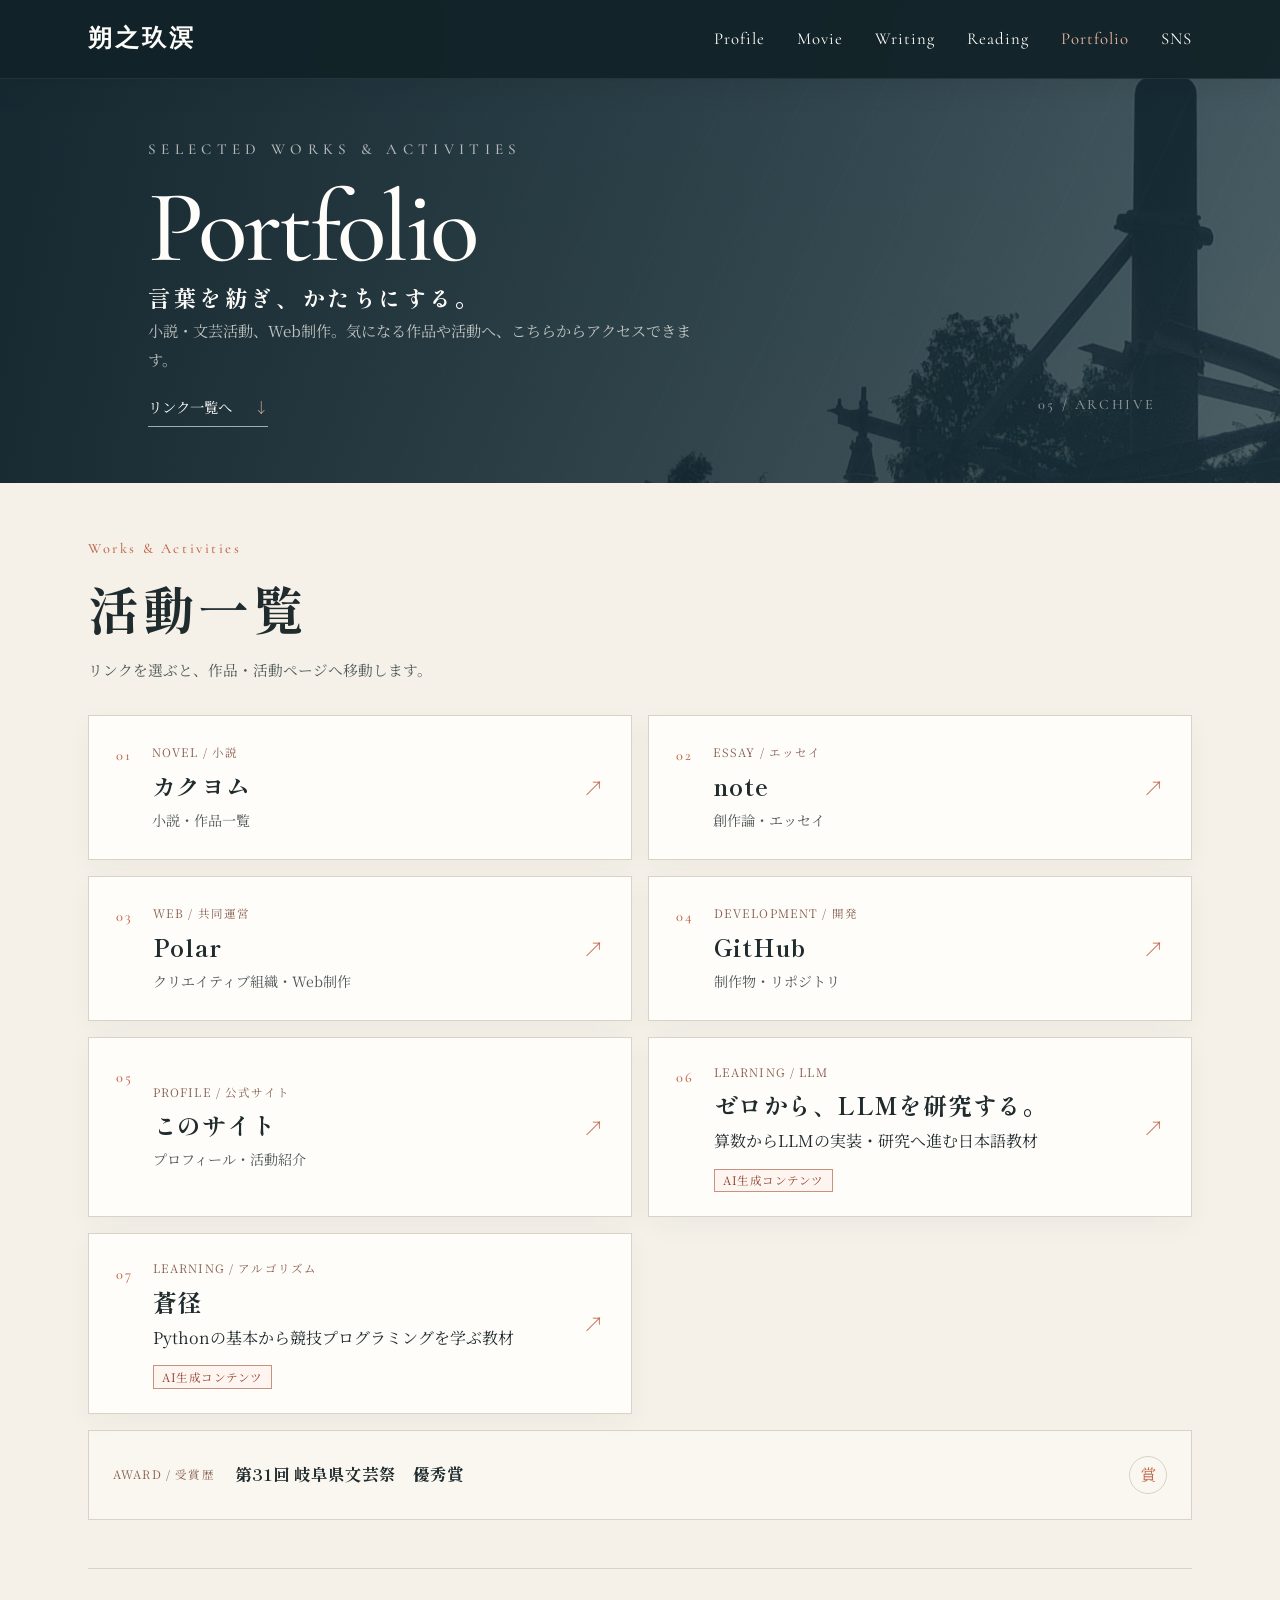
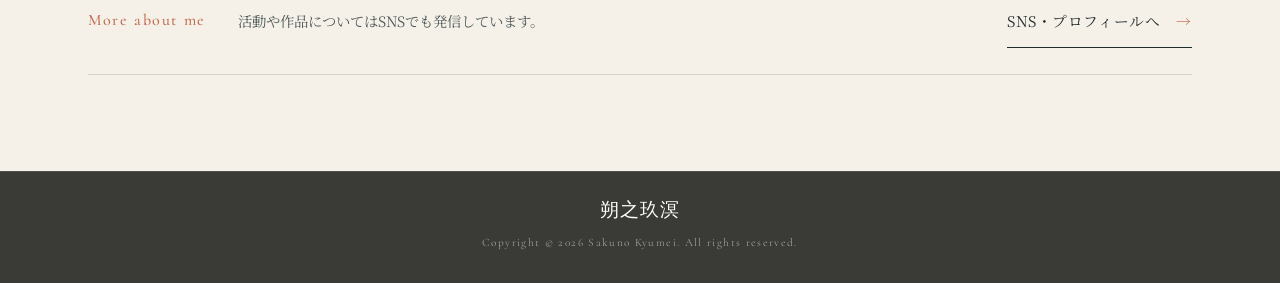
<file: portfolio.html>
<!doctype html>
<html lang="ja">
<head>
  <meta charset="UTF-8" />
  <meta name="viewport" content="width=device-width, initial-scale=1.0" />
  <title>Portfolio｜朔之玖溟</title>
  <meta name="description" content="朔之玖溟の小説・文芸活動、Web制作のポートフォリオ一覧。" />
  <meta property="og:type" content="website" />
  <meta property="og:title" content="Portfolio｜朔之玖溟" />
  <meta property="og:description" content="小説・文芸活動、Web制作のポートフォリオ一覧。" />
  <meta property="og:url" content="https://sakunokyumei.github.io/portfolio.html" />
  <meta property="og:site_name" content="朔之玖溟｜公式サイト" />
  <meta property="og:image" content="https://sakunokyumei.github.io/images/ogp.jpg" />
  <meta name="twitter:card" content="summary_large_image" />
  <link rel="icon" type="image/svg+xml" href="./favicon.svg" />
  <link rel="canonical" href="https://sakunokyumei.github.io/portfolio.html" />
  <link rel="preconnect" href="https://fonts.googleapis.com" />
  <link rel="preconnect" href="https://fonts.gstatic.com" crossorigin />
  <link href="https://fonts.googleapis.com/css2?family=Cormorant:wght@500;600&family=Noto+Serif+JP:wght@400;700&family=Shippori+Mincho:wght@400;700;800&display=swap" rel="stylesheet" />
  <link rel="stylesheet" href="css/style.css" />
  <link rel="stylesheet" href="css/refinement.css" />
  <script src="js/script.js" defer></script>
</head>
<body class="portfolio-page">
  <a class="skip-link" href="#main-content">本文へスキップ</a>
  <div class="ink-loader" aria-hidden="true"><span></span></div>
  <header class="page-header-color">
    <div class="wrapper page-header">
      <a class="logo font-english" href="index.html">朔之玖溟</a>
      <nav aria-label="メインナビゲーション">
        <button class="btn-menu" aria-expanded="false" aria-controls="main-nav" aria-label="メニューを開く"><span class="btn-menu-line"></span></button>
        <ul class="main-nav" id="main-nav">
          <li><span class="nav-index font-english">01</span><a href="index.html#self-introduction">Profile</a></li>
          <li><span class="nav-index font-english">02</span><a href="index.html#movie">Movie</a></li>
          <li><span class="nav-index font-english">03</span><a href="index.html#writing">Writing</a></li>
          <li><span class="nav-index font-english">04</span><a href="index.html#reading">Reading</a></li>
          <li><span class="nav-index font-english">05</span><a href="portfolio.html" aria-current="page">Portfolio</a></li>
          <li><span class="nav-index font-english">06</span><a href="index.html#sns">SNS</a></li>
        </ul>
      </nav>
    </div>
  </header>
  <main id="main-content">
    <section class="portfolio-hero">
      <div class="wrapper portfolio-hero-inner">
        <p class="eyebrow font-english" data-reveal>Selected Works & Activities</p>
        <h1 data-reveal>Portfolio</h1>
        <p class="portfolio-hero-jp" data-reveal>言葉を紡ぎ、かたちにする。</p>
        <p class="portfolio-hero-copy" data-reveal>小説・文芸活動、Web制作。気になる作品や活動へ、こちらからアクセスできます。</p>
        <a class="portfolio-hero-link" href="#works" data-reveal>リンク一覧へ <span aria-hidden="true">↓</span></a>
        <span class="portfolio-hero-index font-english" aria-hidden="true">05 / ARCHIVE</span>
      </div>
    </section>
    <section id="works" class="portfolio-listing wrapper">
      <p class="section-eyebrow font-english" data-reveal>Works & Activities</p>
      <h2 data-reveal>活動一覧</h2>
      <p class="portfolio-directory-lead" data-reveal>リンクを選ぶと、作品・活動ページへ移動します。</p>
      <div class="portfolio-link-grid">
        <a class="portfolio-link-card" href="https://kakuyomu.jp/users/cnw" target="_blank" rel="noopener" data-reveal>
          <span class="portfolio-link-number font-english">01</span><span class="portfolio-link-copy"><span class="portfolio-link-category">NOVEL / 小説</span><strong>カクヨム</strong><span>小説・作品一覧</span></span><span class="portfolio-link-arrow" aria-hidden="true">↗</span>
        </a>
        <a class="portfolio-link-card" href="https://note.com/sakunokyumei" target="_blank" rel="noopener" data-reveal>
          <span class="portfolio-link-number font-english">02</span><span class="portfolio-link-copy"><span class="portfolio-link-category">ESSAY / エッセイ</span><strong>note</strong><span>創作論・エッセイ</span></span><span class="portfolio-link-arrow" aria-hidden="true">↗</span>
        </a>
        <a class="portfolio-link-card" href="https://neo-polar.github.io/index.html" target="_blank" rel="noopener" data-reveal>
          <span class="portfolio-link-number font-english">03</span><span class="portfolio-link-copy"><span class="portfolio-link-category">WEB / 共同運営</span><strong>Polar</strong><span>クリエイティブ組織・Web制作</span></span><span class="portfolio-link-arrow" aria-hidden="true">↗</span>
        </a>
        <a class="portfolio-link-card" href="https://github.com/sakunokyumei" target="_blank" rel="noopener" data-reveal>
          <span class="portfolio-link-number font-english">04</span><span class="portfolio-link-copy"><span class="portfolio-link-category">DEVELOPMENT / 開発</span><strong>GitHub</strong><span>制作物・リポジトリ</span></span><span class="portfolio-link-arrow" aria-hidden="true">↗</span>
        </a>
        <a class="portfolio-link-card" href="index.html" data-reveal>
          <span class="portfolio-link-number font-english">05</span><span class="portfolio-link-copy"><span class="portfolio-link-category">PROFILE / 公式サイト</span><strong>このサイト</strong><span>プロフィール・活動紹介</span></span><span class="portfolio-link-arrow" aria-hidden="true">↗</span>
        </a>
        <a class="portfolio-link-card" href="https://sakunokyumei.github.io/llm-research-textbook/" target="_blank" rel="noopener" data-reveal>
          <span class="portfolio-link-number font-english">06</span><span class="portfolio-link-copy"><span class="portfolio-link-category">LEARNING / LLM</span><strong>ゼロから、LLMを研究する。</strong><span>算数からLLMの実装・研究へ進む日本語教材</span><span class="portfolio-ai-label">AI生成コンテンツ</span></span><span class="portfolio-link-arrow" aria-hidden="true">↗</span>
        </a>
        <a class="portfolio-link-card" href="https://sakunokyumei-algonote.pages.dev/" target="_blank" rel="noopener" data-reveal>
          <span class="portfolio-link-number font-english">07</span><span class="portfolio-link-copy"><span class="portfolio-link-category">LEARNING / アルゴリズム</span><strong>蒼径</strong><span>Pythonの基本から競技プログラミングを学ぶ教材</span><span class="portfolio-ai-label">AI生成コンテンツ</span></span><span class="portfolio-link-arrow" aria-hidden="true">↗</span>
        </a>
      </div>
      <div class="portfolio-award-card" data-reveal><span class="portfolio-link-category">AWARD / 受賞歴</span><strong>第31回 岐阜県文芸祭　優秀賞</strong><span class="portfolio-award-mark" aria-hidden="true">賞</span></div>
      <div class="portfolio-contact" data-reveal>
        <p class="font-english">More about me</p>
        <span>活動や作品についてはSNSでも発信しています。</span>
        <a href="index.html#sns" class="text-link"><span>SNS・プロフィールへ</span><span aria-hidden="true">→</span></a>
      </div>
    </section>
  </main>
  <footer><div class="wrapper footer-inner"><a class="footer-logo font-english" href="index.html">朔之玖溟</a><div class="copyright"><small>Copyright &copy; 2026 Sakuno Kyumei. All rights reserved.</small></div></div></footer>
</body>
</html>
</file>
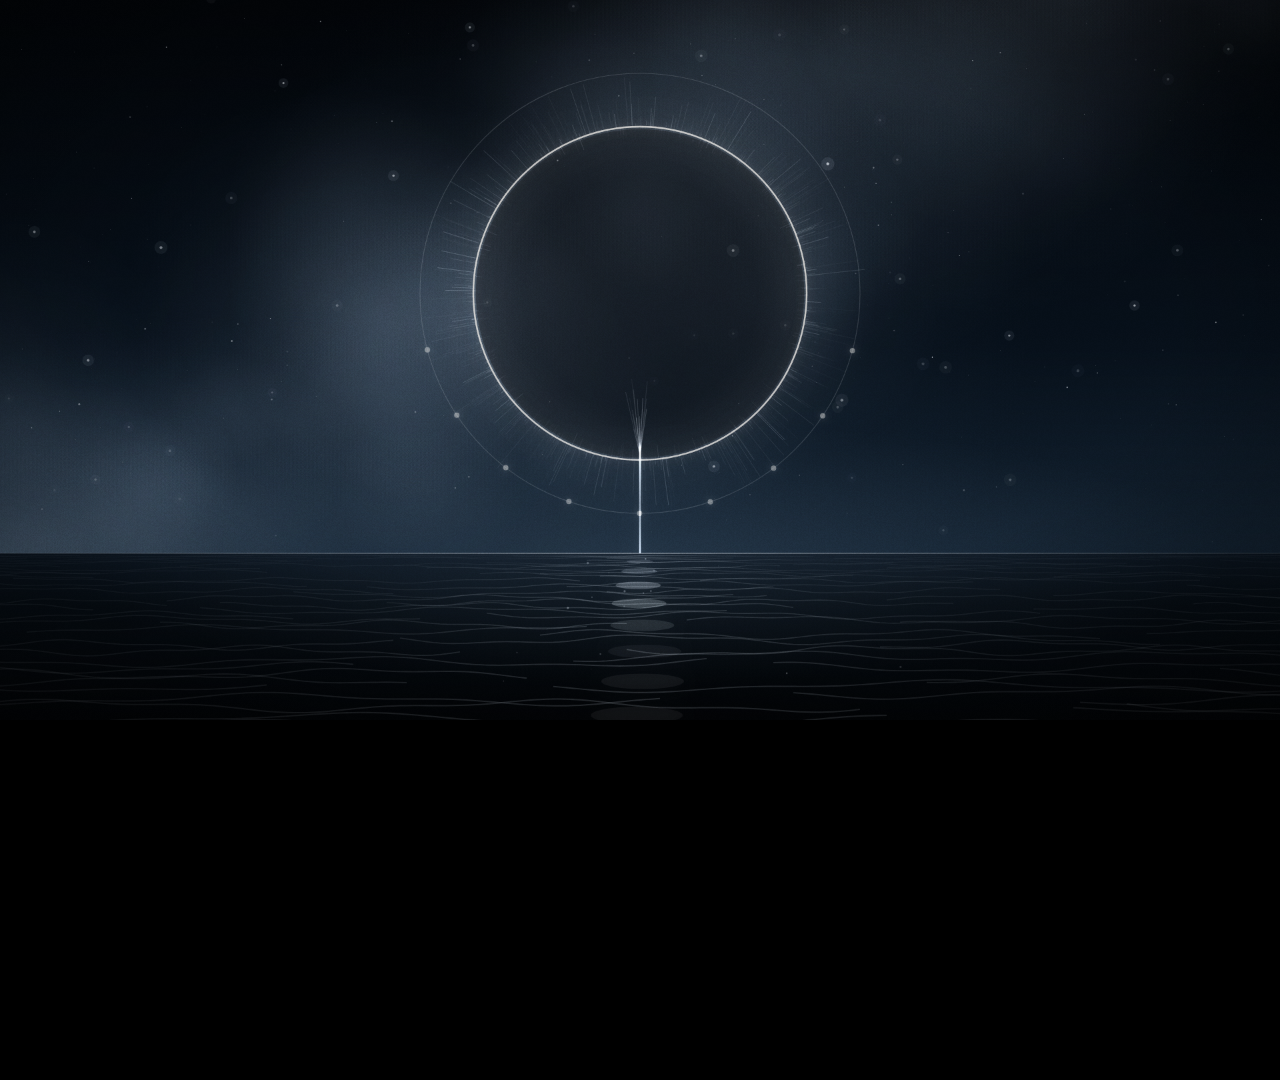
<file: video/sakunokyumei-intro/scene.html>
<!DOCTYPE html>
<html lang="ja">
<head>
  <meta charset="UTF-8" />
  <meta name="viewport" content="width=1920, initial-scale=1" />
  <meta name="robots" content="noindex" />
  <title>朔之玖溟 — チャンネル紹介動画</title>
  <link rel="preconnect" href="https://fonts.googleapis.com" />
  <link rel="preconnect" href="https://fonts.gstatic.com" crossorigin />
  <link href="https://fonts.googleapis.com/css2?family=Cormorant+Garamond:ital,wght@0,500;0,600;1,500&family=Shippori+Mincho:wght@500;700;800&display=block" rel="stylesheet" />
  <link rel="stylesheet" href="scene.css" />
</head>
<body>
  <!--
    1920×1080 の紹介動画の各場面。時間は秒。
    .scene の data-in / data-out で場面の表示区間、
    data-fx の要素は data-at で現れ始める時刻を指定します（scene.js が描画）。
  -->
  <div id="stage">
    <canvas id="sky" width="1920" height="1080"></canvas>

    <!-- 0:00 オープニング -->
    <section class="scene" id="s-title" data-in="0" data-out="7">
      <p class="kicker title-kicker" data-fx="fade" data-at="3" data-dur="1.4">Official Channel</p>
      <h1 class="title-v" data-fx="chars" data-at="2.9" data-stagger="0.28" data-dur="1.3">朔之玖溟</h1>
      <p class="title-en" data-fx="rise" data-at="4.4" data-dur="1.3">Sakuno Kyumei</p>
    </section>

    <!-- 0:07 キャッチコピー -->
    <section class="scene" id="s-tagline" data-in="7" data-out="13.8">
      <div class="tagline">
        <p class="tag-col" data-fx="chars" data-at="7.6" data-stagger="0.11" data-dur="0.9">ことばから、</p>
        <p class="tag-col" data-fx="chars" data-at="8.5" data-stagger="0.11" data-dur="0.9">まだ見ぬ景色へ。</p>
        <p class="tag-sub" data-fx="rise" data-at="10.2" data-dur="1.2">物語を書き、文章を綴り、</p>
        <p class="tag-sub" data-fx="rise" data-at="10.6" data-dur="1.2">Webをつくる。</p>
      </div>
      <p class="tag-en" data-fx="fade" data-at="11" data-dur="1.2">From words, toward landscapes yet unseen.</p>
    </section>

    <!-- 0:14 プロフィール -->
    <section class="scene" id="s-profile" data-in="13.8" data-out="23.8">
      <div class="profile">
        <p class="label" data-fx="rise" data-at="14.3">01 — Profile</p>
        <h2 class="profile-name" data-fx="chars" data-at="14.6" data-stagger="0.14" data-dur="1">朔之 玖溟</h2>
        <p class="profile-reading" data-fx="rise" data-at="15.5"><span class="en">Sakuno Kyumei</span>さくの きゅうめい</p>
        <span class="rule" data-fx="lineX" data-at="16" data-dur="1.1"></span>
        <ul class="profile-list">
          <li data-fx="rise" data-at="16.6">2008年、大阪生まれ。</li>
          <li data-fx="rise" data-at="17.4">小説・文芸活動と Web制作に取り組む。</li>
          <li data-fx="rise" data-at="18.2">第31回 岐阜県文芸祭 優秀賞 受賞。</li>
          <li data-fx="rise" data-at="19">創作組織「Polar」共同創設者。</li>
        </ul>
      </div>
    </section>

    <!-- 0:24 作品の抜粋（縦書き） -->
    <section class="scene" id="s-writing" data-in="23.8" data-out="39">
      <p class="label corner-label" data-fx="rise" data-at="24.2">02 — Writing</p>
      <div class="excerpts">
        <figure class="excerpt">
          <blockquote data-fx="chars" data-at="24.8" data-stagger="0.05" data-dur="0.8">おまえの度胸には驚嘆させられるねえ、と伯母は云った。眼窩はじっとおれを見つめ、死んだ魚のように思えてくるものの、伯母の興奮はかなりのものである。</blockquote>
          <figcaption data-fx="fade" data-at="28.8">—— アウトサイダー</figcaption>
        </figure>
        <figure class="excerpt">
          <blockquote data-fx="chars" data-at="29.6" data-stagger="0.05" data-dur="0.8">狂気か、はたまた悪夢であろうか、<br>安田道夫は、二人の人間——男と女——を亡骸に変えたことがある。</blockquote>
          <figcaption data-fx="fade" data-at="32.4">—— 心理遺伝</figcaption>
        </figure>
        <figure class="excerpt">
          <blockquote data-fx="chars" data-at="33" data-stagger="0.05" data-dur="0.8">日常で積もった困憊は酒で落とす。男がオン・ザ・ロックを注文すると彼女もならった。夜の帳が面白そうにしている。</blockquote>
          <figcaption data-fx="fade" data-at="35.8">—— 人間という騙し絵</figcaption>
        </figure>
      </div>
    </section>

    <!-- 0:39 創作論 -->
    <section class="scene" id="s-essay" data-in="39" data-out="46.6">
      <div class="essay">
        <p class="label" data-fx="rise" data-at="39.4">Essay — 創作論「書く」ということ</p>
        <p class="essay-lead" data-fx="chars" data-at="39.9" data-stagger="0.07" data-dur="0.9">僕は、完璧な文章が書けない。</p>
        <p class="essay-key" data-fx="chars" data-at="42" data-stagger="0.1" data-dur="1.1">文章の根底には、個人がいる。</p>
        <p class="essay-en" data-fx="fade" data-at="44.2" data-dur="1.2">At the root of every sentence, there is a person.</p>
      </div>
    </section>

    <!-- 0:47 読書 -->
    <section class="scene" id="s-reading" data-in="46.6" data-out="56">
      <div class="reading">
        <p class="label" data-fx="rise" data-at="47">03 — Reading</p>
        <p class="reading-lead" data-fx="rise" data-at="47.4">最も敬愛する小説家</p>
        <p class="reading-name" data-fx="chars" data-at="47.9" data-stagger="0.1" data-dur="1">H・P・ラヴクラフト</p>
        <p class="reading-en" data-fx="rise" data-at="49.4">H. P. Lovecraft</p>
        <p class="reading-note" data-fx="fade" data-at="50.4" data-dur="1.2">挙げればきりがないほど、多くの作家から影響を受けてきた。</p>
      </div>
      <div class="marquee marquee-a" data-fx="marquee" data-at="47.6" data-speed="-38">江戸川乱歩　中原中也　太宰治　エドガー・アラン・ポー　安里アサト　綾辻行人　貴志祐介　今村昌弘　星新一　ダレン・シャン　江戸川乱歩　中原中也　太宰治　エドガー・アラン・ポー　安里アサト　綾辻行人</div>
      <div class="marquee marquee-b" data-fx="marquee" data-at="48.2" data-speed="30">鈴木光司　芥川龍之介　村上春樹　東野圭吾　スティーヴン・キング　ブライアン・ラムレイ　重松清　伊坂幸太郎　相田みつを　鈴木光司　芥川龍之介　村上春樹　東野圭吾</div>
    </section>

    <!-- 0:56 活動 -->
    <section class="scene" id="s-works" data-in="56" data-out="66.6">
      <p class="label corner-label" data-fx="rise" data-at="56.4">04 — Works &amp; Activities</p>
      <h2 class="works-title" data-fx="chars" data-at="56.7" data-stagger="0.08" data-dur="1">言葉を紡ぎ、かたちにする。</h2>
      <div class="cards">
        <article class="card" data-fx="rise" data-at="58">
          <p class="card-cat"><span class="num">01</span>Novel / 小説</p>
          <h3>カクヨム</h3>
          <p class="card-desc">小説・作品一覧</p>
        </article>
        <article class="card" data-fx="rise" data-at="58.3">
          <p class="card-cat"><span class="num">02</span>Essay / エッセイ</p>
          <h3>note</h3>
          <p class="card-desc">創作論・エッセイ</p>
        </article>
        <article class="card" data-fx="rise" data-at="58.6">
          <p class="card-cat"><span class="num">03</span>Web / 共同運営</p>
          <h3>Polar</h3>
          <p class="card-desc">クリエイティブ組織・Web制作</p>
        </article>
        <article class="card" data-fx="rise" data-at="58.9">
          <p class="card-cat"><span class="num">04</span>Development / 開発</p>
          <h3>GitHub</h3>
          <p class="card-desc">制作物・リポジトリ</p>
        </article>
        <article class="card" data-fx="rise" data-at="59.2">
          <p class="card-cat"><span class="num">05</span>Learning / LLM</p>
          <h3 class="long">ゼロから、LLMを研究する。</h3>
          <p class="card-desc">算数からLLMの実装・研究へ進む日本語教材<span class="badge">AI生成コンテンツ</span></p>
        </article>
        <article class="card" data-fx="rise" data-at="59.5">
          <p class="card-cat"><span class="num">06</span>Learning / アルゴリズム</p>
          <h3>蒼径</h3>
          <p class="card-desc">Pythonの基本から競技プログラミングを学ぶ教材<span class="badge">AI生成コンテンツ</span></p>
        </article>
      </div>
    </section>

    <!-- 1:07 チャンネルについて -->
    <section class="scene" id="s-channel" data-in="66.6" data-out="73.6">
      <div class="channel">
        <p class="kicker" data-fx="fade" data-at="67" data-dur="1.2">Official Channel</p>
        <p class="channel-line" data-fx="chars" data-at="67.3" data-stagger="0.07" data-dur="0.9">このチャンネルでは、</p>
        <p class="channel-line" data-fx="chars" data-at="68.1" data-stagger="0.07" data-dur="0.9">朔之玖溟の創作と活動を</p>
        <p class="channel-line" data-fx="chars" data-at="68.9" data-stagger="0.07" data-dur="0.9">お届けしていきます。</p>
        <p class="subscribe" data-fx="rise" data-at="70.4"><span class="pill">チャンネル登録</span>よろしくお願いします</p>
      </div>
    </section>

    <!-- 1:14 エンドカード -->
    <section class="scene" id="s-end" data-in="73.6" data-out="83">
      <div class="end">
        <h2 class="end-name" data-fx="chars" data-at="74.2" data-stagger="0.14" data-dur="1">朔之玖溟</h2>
        <p class="end-en" data-fx="rise" data-at="74.9">Sakuno Kyumei</p>
        <p class="end-tag" data-fx="rise" data-at="75.3">ことばから、まだ見ぬ景色へ。</p>
        <span class="rule" data-fx="lineX" data-at="75.6" data-dur="1.1"></span>
        <dl class="links">
          <div data-fx="rise" data-at="76"><dt>Official Site</dt><dd>sakunokyumei.github.io</dd></div>
          <div data-fx="rise" data-at="76.25"><dt>X</dt><dd>@sakunokyumei</dd></div>
          <div data-fx="rise" data-at="76.5"><dt>note</dt><dd>note.com/sakunokyumei</dd></div>
          <div data-fx="rise" data-at="76.75"><dt>Kakuyomu</dt><dd>kakuyomu.jp/users/cnw</dd></div>
          <div data-fx="rise" data-at="77"><dt>GitHub</dt><dd>github.com/sakunokyumei</dd></div>
        </dl>
      </div>
    </section>

    <!-- サムネイル（scene.html?thumb のときだけ表示） -->
    <section class="thumb" id="thumb">
      <p class="kicker">Sakuno Kyumei · Official Channel</p>
      <h2 class="thumb-name">朔之玖溟</h2>
      <p class="thumb-pill">チャンネル紹介</p>
      <p class="thumb-tag">ことばから、まだ見ぬ景色へ。</p>
    </section>

    <div id="vignette"></div>
    <canvas id="grain" width="1920" height="1080"></canvas>
    <div id="fade"></div>
  </div>
  <script src="scene.js"></script>
</body>
</html>
</file>
<file: css/style.css>
﻿@charset "UTF-8";

/* ============================================================
   トークン（和モダン配色・タイポグラフィ）
   ============================================================ */
:root {
  --bg: #f7f4ee; /* 生成り・晒し */
  --bg-soft: #fffdf9;
  --ink: #2b2b28; /* 墨 */
  --ink-soft: #55524a;
  --indigo: #2d4356; /* 藍 */
  --indigo-deep: #1b2a36;
  --vermilion: #c8553d; /* 弁柄（差し色。使用は控えめに） */
  --vermilion-soft: #b8482f;
  --line: #dcd5c6; /* 罫線・区切り */
  --line-on-dark: rgba(247, 244, 238, 0.18);

  --font-heading: "Shippori Mincho", "Noto Serif JP", serif;
  --font-body: "Noto Serif JP", serif;
  --font-english: "Cormorant", serif;

  --ease-ink: cubic-bezier(0.22, 0.61, 0.36, 1);
  --z-header: 998;
  --z-nav: 999;
  --z-loader: 1200;
}

/* ============================================================
   共通部分
   ============================================================ */
* {
  box-sizing: border-box;
}

html {
  font-size: 100%;
  scroll-behavior: smooth;
}

body {
  margin: 0;
  font-family: var(--font-body);
  line-height: 1.9;
  color: var(--ink);
  background-color: var(--bg);
  overflow-x: hidden;
}

a {
  text-decoration: none;
  color: inherit;
}

img {
  max-width: 100%;
}

h2 {
  font-family: var(--font-heading);
  font-weight: 700;
  font-size: 2.4rem;
  letter-spacing: 0.08em;
  text-align: center;
  margin: 0 0 2.5rem;
}

h3 {
  font-family: var(--font-heading);
  font-size: 1.4rem;
  letter-spacing: 0.04em;
}

p {
  font-size: 1rem;
}

/* スキップリンク（アクセシビリティ） */
.skip-link {
  position: absolute;
  top: -100px;
  left: 1rem;
  z-index: 1300;
  background: var(--ink);
  color: var(--bg-soft);
  padding: 0.7rem 1.2rem;
  font-size: 0.85rem;
  letter-spacing: 0.05em;
  transition: top 0.25s ease;
}

.skip-link:focus {
  top: 1rem;
}

/* キーボードフォーカス可視化 */
a:focus-visible,
button:focus-visible {
  outline: 2px solid var(--vermilion);
  outline-offset: 3px;
}

/* ページロード時の墨だまりオーバーレイ */
.ink-loader {
  position: fixed;
  inset: 0;
  z-index: var(--z-loader);
  background: var(--indigo-deep);
  pointer-events: none;
  animation: ink-loader-fade 1.1s var(--ease-ink) forwards;
  animation-delay: 0.35s;
}

.ink-loader span {
  position: absolute;
  inset: 0;
  background: var(--indigo-deep);
}

@keyframes ink-loader-fade {
  0% {
	opacity: 1;
  }
  100% {
	opacity: 0;
	visibility: hidden;
  }
}

/* リンクの下線アニメーション */
.main-nav a,
.logo {
  position: relative;
}

.main-nav a::after {
  content: "";
  position: absolute;
  left: 0;
  bottom: -4px;
  width: 100%;
  height: 1px;
  background-color: currentColor;
  transform: scale(0, 1);
  transform-origin: right top;
  transition: transform 0.3s ease;
}

.main-nav a:hover::after,
.main-nav a:focus-visible::after {
  transform: scale(1, 1);
  transform-origin: left top;
}

/* レイアウト */
.wrapper {
  max-width: 1080px;
  margin: auto;
  padding: 1.5rem 1.5rem;
}

.align-center {
  text-align: center;
}

.font-english {
  font-family: var(--font-english);
  font-weight: 500;
  letter-spacing: 0.05em;
}

.small {
  font-size: 0.85rem;
}

/* セクション共通の見出し飾り */
.section-eyebrow {
  display: block;
  text-align: center;
  font-size: 0.9rem;
  letter-spacing: 0.25em;
  color: var(--ink-soft);
  margin-top: 0.35rem;
}

section {
  padding: 5rem 0;
  scroll-margin-top: 84px;
}

#self-introduction {
  padding: 2.2rem 0;
}

/* ============================================================
   スクロール・リビール演出
   ============================================================ */
[data-reveal] {
  opacity: 0;
  transform: translateY(22px);
  transition:
	opacity 0.9s var(--ease-ink),
	transform 0.9s var(--ease-ink);
}

[data-reveal].is-visible {
  opacity: 1;
  transform: translateY(0);
}

@media (prefers-reduced-motion: reduce) {
  [data-reveal] {
	opacity: 1;
	transform: none;
	transition: none;
  }
}

/* ============================================================
   header
   ============================================================ */
.page-header-color {
  position: fixed;
  top: 0;
  width: 100%;
  z-index: var(--z-header);
  background-color: rgba(43, 43, 40, 0.92);
  backdrop-filter: blur(6px);
  border-bottom: 1px solid rgba(247, 244, 238, 0.08);
}

.page-header {
  display: flex;
  align-items: center;
  justify-content: space-between;
  padding: 1.1rem 1.5rem;
}

.logo {
  color: var(--bg-soft);
  font-size: 1.5rem;
  font-weight: 600;
}

.btn-menu {
  position: relative;
  z-index: calc(var(--z-nav) + 1);
  width: 34px;
  height: 34px;
  padding: 0;
  border: none;
  background-color: transparent;
  cursor: pointer;
}

.btn-menu-line,
.btn-menu-line::before,
.btn-menu-line::after {
  content: "";
  position: absolute;
  left: 6px;
  width: 22px;
  height: 1px;
  background-color: var(--bg-soft);
  transition:
	transform 0.3s var(--ease-ink),
	opacity 0.3s var(--ease-ink);
}

.btn-menu-line {
  top: 50%;
}

.btn-menu-line::before {
  top: -7px;
  left: 0;
}

.btn-menu-line::after {
  top: 7px;
  left: 0;
}

.btn-menu[aria-expanded="true"] .btn-menu-line {
  background-color: transparent;
}

.btn-menu[aria-expanded="true"] .btn-menu-line::before {
  transform: translateY(7px) rotate(45deg);
}

.btn-menu[aria-expanded="true"] .btn-menu-line::after {
  transform: translateY(-7px) rotate(-45deg);
}

.main-nav {
  list-style: none;
  margin: 0;
  padding: 0;
  position: fixed;
  z-index: var(--z-nav);
  inset: 0 0 0 auto;
  width: min(78vw, 320px);
  height: 100vh;
  background: var(--indigo-deep);
  display: flex;
  flex-direction: column;
  justify-content: center;
  gap: 0;
  transform: translateX(100%);
  transition: transform 0.5s var(--ease-ink);
  box-shadow: -12px 0 40px rgba(0, 0, 0, 0.25);
}

.main-nav.open-menu {
  transform: translateX(0);
}

.main-nav li {
  display: flex;
  align-items: baseline;
  gap: 1rem;
  padding: 1.1rem 2.2rem;
  border-bottom: 1px solid rgba(247, 244, 238, 0.08);
}

.nav-index {
  color: rgba(247, 244, 238, 0.35);
  font-size: 0.85rem;
}

.main-nav a {
  color: var(--bg-soft);
  display: inline-block;
  font-family: var(--font-english);
  font-size: 1.15rem;
  letter-spacing: 0.06em;
}

.main-nav a[aria-current="page"] { color: #e8aa94; }

/* ============================================================
   main-title（メインビジュアル・縦書き）
   ============================================================ */
#main-title {
  position: relative;
  margin-top: 0;
  width: 100%;
  min-height: 100svh;
  display: flex;
  flex-direction: column;
  align-items: center;
  justify-content: center;
  overflow: hidden;
  background-color: var(--indigo-deep);
  background-image:
	linear-gradient(rgba(27, 42, 54, 0.72), rgba(27, 42, 54, 0.88)), url(../images/sky.jpg);
  background-size: cover;
  background-position: center;
}

/* 和紙テクスチャのオーバーレイ */
#main-title::before {
  content: "";
  position: absolute;
  inset: 0;
  background-image: radial-gradient(rgba(247, 244, 238, 0.05) 1px, transparent 1px);
  background-size: 3px 3px;
  mix-blend-mode: overlay;
  pointer-events: none;
}

/* 弁柄の淡い光暈（シグネチャ演出） */
#main-title::after {
  content: "";
  position: absolute;
  top: 50%;
  left: 50%;
  width: min(60vw, 520px);
  aspect-ratio: 1;
  transform: translate(-50%, -50%);
  background: radial-gradient(circle, rgba(200, 85, 61, 0.22), transparent 70%);
  mix-blend-mode: screen;
  pointer-events: none;
}

.main-title-inner {
  position: relative;
  display: flex;
  flex-direction: column;
  align-items: center;
  gap: 1.4rem;
  padding: 3rem 1.5rem;
}

.eyebrow {
  color: rgba(247, 244, 238, 0.7);
  font-size: 0.95rem;
  letter-spacing: 0.35em;
  text-transform: uppercase;
}

#main-title h1 {
  margin: 0;
  writing-mode: vertical-rl;
  text-orientation: upright;
  font-family: var(--font-heading);
  font-weight: 800;
  font-size: clamp(2.4rem, 6vw, 3.6rem);
  letter-spacing: 0.35em;
  color: var(--bg-soft);
  min-height: 40vh;
  user-select: none;
}

.title-char {
  display: inline-block;
  opacity: 0;
  filter: blur(6px);
  animation: title-char-in 1s var(--ease-ink) forwards;
}

.title-char:nth-child(1) {
  animation-delay: 0.5s;
}
.title-char:nth-child(2) {
  animation-delay: 0.68s;
}
.title-char:nth-child(3) {
  animation-delay: 0.86s;
}
.title-char:nth-child(4) {
  animation-delay: 1.04s;
}

@keyframes title-char-in {
  0% {
	opacity: 0;
	filter: blur(6px);
	transform: translateX(10px);
  }
  100% {
	opacity: 1;
	filter: blur(0);
	transform: translateX(0);
  }
}

@media (prefers-reduced-motion: reduce) {
  .title-char {
	opacity: 1;
	filter: none;
	animation: none;
  }
}

.sub-english {
  color: rgba(247, 244, 238, 0.75);
  font-size: 1.1rem;
  letter-spacing: 0.2em;
}

.scroll-cue {
  position: absolute;
  bottom: 2rem;
  left: 50%;
  transform: translateX(-50%);
  color: rgba(247, 244, 238, 0.6);
  font-family: var(--font-english);
  font-size: 0.8rem;
  letter-spacing: 0.3em;
}

.scroll-cue::after {
  content: "";
  display: block;
  width: 1px;
  height: 28px;
  margin: 0.5rem auto 0;
  background: rgba(247, 244, 238, 0.5);
  animation: scroll-cue-move 1.8s ease-in-out infinite;
}

@keyframes scroll-cue-move {
  0% {
	transform: scaleY(0);
	transform-origin: top;
	opacity: 0;
  }
  40% {
	transform: scaleY(1);
	transform-origin: top;
	opacity: 1;
  }
  60% {
	transform: scaleY(1);
	transform-origin: bottom;
	opacity: 1;
  }
  100% {
	transform: scaleY(0);
	transform-origin: bottom;
	opacity: 0;
  }
}

/* ============================================================
   self-introduction
   ============================================================ */
.heading-large {
  font-size: 2.4rem;
  margin-bottom: 0.5rem;
}

.profile {
  display: flex;
  gap: 3.5rem;
  align-items: center;
  justify-content: center;
  flex-wrap: wrap;
  margin-top: 3rem;
}

.profile-image {
  width: 160px;
  height: 160px;
  border-radius: 50%;
  object-fit: cover;
  display: block;
  border: 1px solid var(--line);
  padding: 6px;
  transition: box-shadow 0.35s ease;
}

.profile-image:hover {
  box-shadow: 0 0 0 1px var(--vermilion);
}

.profile-wrapper {
  flex-shrink: 0;
}

.profile-contents {
  max-width: 420px;
  text-align: left;
}

.profile-contents h3 {
  margin-bottom: 0.2rem;
}

.profile-contents .sub-english {
  color: var(--ink-soft);
  margin-bottom: 1.2rem;
}

.profile-text {
  border-left: 2px solid var(--vermilion);
  padding-left: 1rem;
}

.profile-text p {
  margin: 0;
}

.profile-text p + p {
  margin-top: 0.5rem;
}

/* ============================================================
   writing（暗色セクション）
   ============================================================ */
.section-dark {
  background-color: var(--ink);
  color: var(--bg-soft);
}

.section-dark h2,
.section-dark .section-eyebrow {
  color: var(--bg-soft);
}

.section-dark .section-eyebrow {
  color: rgba(247, 244, 238, 0.55);
}

.lead-text {
  text-align: center;
  font-size: 1.25rem;
  line-height: 2.1;
}

/* 作品抜粋（引用ブロック） */
.writing-excerpts {
  display: grid;
  gap: 2.5rem;
  margin: 3.5rem 0 5rem;
}

@media (min-width: 900px) {
  .writing-excerpts {
	grid-template-columns: repeat(3, 1fr);
	gap: 2rem;
  }
}

.writing-contents {
  max-width: 720px;
  margin: 0 auto;
  padding-left: 1.4rem;
  border-left: 2px solid var(--vermilion);
  transition: border-color 0.3s ease;
}

.writing-contents:hover {
  border-color: var(--bg-soft);
}

.writing-contents h3 {
  font-weight: 400;
  font-size: 1.1rem;
  line-height: 2;
  letter-spacing: 0.02em;
}

.writing-contents p {
  margin-top: 0.6rem;
  text-align: right;
  color: rgba(247, 244, 238, 0.6);
  font-size: 0.9rem;
}

/* エッセイ本文 */
.writing-text-box {
  max-width: 720px;
  margin: 0 auto;
  padding-top: 3.5rem;
  border-top: 1px solid var(--line-on-dark);
}

.writing-text h3 {
  text-align: center;
  font-size: 1.6rem;
  margin-bottom: 1.5rem;
}

.writing-text h3::after {
  content: "";
  display: block;
  width: 32px;
  height: 1px;
  margin: 1rem auto 0;
  background: var(--vermilion);
}

.writing-text p {
  font-size: 1rem;
  line-height: 2.1;
  text-indent: 1em;
}

.writing-text h4 {
  font-family: var(--font-heading);
  font-weight: 700;
  font-size: 1.2rem;
  text-align: center;
  margin-top: 2.5rem;
  letter-spacing: 0.05em;
}

.writing-source {
  text-align: right;
  margin-top: 1.5rem;
  color: rgba(247, 244, 238, 0.55);
}

/* ============================================================
   reading
   ============================================================ */
#reading .lead-text {
  color: var(--ink-soft);
}

.reading-contents {
  max-width: 720px;
  margin: 2.5rem auto;
}

.reading-text {
  font-size: 1rem;
  line-height: 2.1;
}

.reading-text strong {
  font-weight: 700;
  color: var(--vermilion);
}

/* ============================================================
   portfolio（藍のセクション）
   ============================================================ */
.section-indigo {
  background-color: var(--indigo);
  color: var(--bg-soft);
}

.section-indigo h2,
.section-indigo .section-eyebrow {
  color: var(--bg-soft);
}

.section-indigo .section-eyebrow {
  color: rgba(247, 244, 238, 0.55);
}

.section-indigo p {
  max-width: 760px;
  margin: auto;
  line-height: 2;
  color: rgba(247, 244, 238, 0.88);
}

.portfolio-grid {
  display: grid;
  grid-template-columns: repeat(auto-fit, minmax(280px, 1fr));
  gap: 3rem;
  max-width: 900px;
  margin: 3.5rem auto 0;
}

.heading-medium {
  font-size: 1.4rem;
}

.portfolio-item {
  position: relative;
  padding-top: 0.5rem;
}

.portfolio-num {
  display: block;
  font-size: 0.85rem;
  color: rgba(247, 244, 238, 0.4);
  margin-bottom: 0.6rem;
}

.portfolio-item h3 {
  margin-bottom: 1.2rem;
  padding-bottom: 0.6rem;
  border-bottom: 1px solid var(--line-on-dark);
}

.portfolio-list {
  list-style: none;
  margin: 0;
  padding: 0;
  display: flex;
  flex-direction: column;
  gap: 1rem;
}

.portfolio-list li {
  line-height: 1.9;
  color: rgba(247, 244, 238, 0.88);
  padding-left: 1.1rem;
  position: relative;
}

.portfolio-list li::before {
  content: "";
  position: absolute;
  left: 0;
  top: 0.6em;
  width: 6px;
  height: 6px;
  background-color: var(--vermilion);
}

.portfolio-list a {
  text-decoration: underline;
  text-underline-offset: 3px;
  transition: opacity 0.2s ease;
}

.portfolio-list a:hover {
  opacity: 0.7;
}

/* ============================================================
   sns
   ============================================================ */
.sns-grid {
  display: grid;
  grid-template-columns: repeat(2, 1fr);
  gap: 1.5rem;
  margin-top: 3rem;
}

@media (max-width: 560px) {
  .sns-grid {
	grid-template-columns: 1fr;
  }
}

.sns-card {
  display: flex;
  align-items: center;
  gap: 1.1rem;
  padding: 1.4rem 1.5rem;
  background: var(--bg-soft);
  border: 1px solid var(--line);
  transition:
	transform 0.3s var(--ease-ink),
	box-shadow 0.3s var(--ease-ink),
	border-color 0.3s var(--ease-ink);
}

.sns-card:hover,
.sns-card:focus-visible {
  transform: translateY(-4px);
  border-color: var(--vermilion);
  box-shadow: 0 14px 30px rgba(43, 43, 40, 0.08);
}

.sns-card-icon {
  flex-shrink: 0;
  width: 44px;
  height: 44px;
  display: flex;
  align-items: center;
  justify-content: center;
  overflow: hidden;
  background: var(--ink);
}

.sns-card-icon img {
  width: 100%;
  height: 100%;
  object-fit: contain;
}

/* Xロゴは黒線のみの透過画像のため、暗い背景の上で白抜きにする */
.sns-card-icon-x img {
  padding: 11px;
  filter: invert(1);
}

/* note・GitHubは色付きの背景込みバッジ画像のため、白いボックスに収めて縁取りでコントラストを出す */
.sns-card-icon-note,
.sns-card-icon-github {
  background: #ffffff;
  border: 1px solid var(--line);
}

.sns-card-icon-note img {
  padding: 4px;
}

.sns-card-icon-github img {
  padding: 2px;
}

.sns-card-image img {
  flex-shrink: 0;
  width: 44px;
  height: 44px;
  object-fit: cover;
}

.sns-card-body {
  display: flex;
  flex-direction: column;
  gap: 0.2rem;
  flex: 1;
}

.sns-card-label {
  font-size: 1.05rem;
  letter-spacing: 0.05em;
}

.sns-card-handle {
  font-size: 0.85rem;
  color: var(--ink-soft);
}

.sns-card-arrow {
  font-family: var(--font-english);
  font-size: 1.1rem;
  color: var(--vermilion);
  transition: transform 0.3s var(--ease-ink);
}

.sns-card:hover .sns-card-arrow {
  transform: translateX(4px);
}

/* ============================================================
   footer
   ============================================================ */
footer {
  background-color: rgba(43, 43, 40, 0.92);
}

.footer-inner {
  display: flex;
  flex-direction: column;
  align-items: center;
  padding-top: 1.35rem;
}

.footer-logo {
  color: var(--bg-soft);
  font-size: 1.2rem;
}

.copyright {
  display: flex;
  align-items: center;
  justify-content: center;
  height: 30px;
  color: rgba(247, 244, 238, 0.55);
  font-family: var(--font-english);
  letter-spacing: 0.1em;
  font-size: 0.85rem;
}

/* ============================================================
   レスポンシブ
   ============================================================ */
@media (min-width: 800px) {
  .btn-menu {
	display: none;
  }

  .main-nav {
	position: static;
	display: flex;
	flex-direction: row;
	align-items: center;
	height: auto;
	width: auto;
	gap: 2rem;
	background: none;
	box-shadow: none;
	transform: none;
	transition: none;
  }

  .main-nav li {
	margin: 0;
	padding: 0;
	border-bottom: none;
	gap: 0.35rem;
  }

  .nav-index {
	display: none;
  }

  .main-nav a {
	font-size: 1.05rem;
  }

  .page-header {
	padding: 1.2rem 2rem;
  }
}

@media (max-width: 799px) {
  .profile {
	flex-direction: column;
	text-align: center;
  }

  .profile-contents {
	text-align: center;
  }

  .profile-text {
	border-left: none;
	border-top: 2px solid var(--vermilion);
	padding-left: 0;
	padding-top: 0.8rem;
  }

  section {
	padding: 5.5rem 0;
  }

  #self-introduction {
	padding-top: 7rem;
  }
}

/* 動きを抑えたい人向け */
@media (prefers-reduced-motion: reduce) {
  html {
	scroll-behavior: auto;
  }

  .scroll-cue::after {
	animation: none;
  }

  .ink-loader {
	display: none;
  }
}
/* ============================================================
   polish & portfolio page
   ============================================================ */
:root {
  --shadow-soft: 0 18px 50px rgba(27, 42, 54, 0.09);
}

::selection { color: var(--bg-soft); background: var(--vermilion); }

.page-header-color { box-shadow: 0 8px 30px rgba(0, 0, 0, 0.08); }
.logo { letter-spacing: 0.12em; }

#main-title {
  background-position: center 56%;
}
#main-title .main-title-inner::before,
#main-title .main-title-inner::after {
  content: "";
  position: absolute;
  top: 50%;
  width: clamp(42px, 9vw, 110px);
  height: 1px;
  background: rgba(247, 244, 238, 0.35);
}
#main-title .main-title-inner::before { right: calc(100% + 1.5rem); }
#main-title .main-title-inner::after { left: calc(100% + 1.5rem); }

section:not(#main-title) h2 { margin-bottom: 2.8rem; }
#self-introduction .heading-large { margin-bottom: 0.5rem; }
.profile { padding: 2.5rem; border: 1px solid var(--line); background: rgba(255, 253, 249, 0.56); }
.profile-image { box-shadow: 0 0 0 1px var(--bg), 0 0 0 2px var(--line); }
.writing-contents { padding: 0.2rem 0 0.2rem 1.4rem; }
.writing-contents h3 { font-size: clamp(1rem, 1.35vw, 1.12rem); }
.reading-contents { padding: 1.8rem 2rem; border-top: 1px solid var(--line); border-bottom: 1px solid var(--line); }
.portfolio-teaser { position: relative; overflow: hidden; }
.portfolio-teaser::after { content: "04"; position: absolute; right: 3vw; bottom: -5rem; color: rgba(255,255,255,.035); font: 600 clamp(12rem, 30vw, 27rem)/1 var(--font-english); pointer-events: none; }
.portfolio-teaser .wrapper { position: relative; z-index: 1; }
.portfolio-intro { text-align: center; }
.portfolio-teaser-line { text-align: center; margin: 2rem auto 0; color: rgba(247,244,238,.55); font-size: clamp(1.6rem, 4vw, 3.2rem); letter-spacing: .12em; }
.portfolio-item { padding: 1.5rem; border-top: 1px solid rgba(247, 244, 238, 0.32); border-bottom: 1px solid rgba(247, 244, 238, 0.12); transition: background 0.3s ease, transform 0.3s ease; }
.portfolio-item:hover { background: rgba(255,255,255,.045); transform: translateY(-3px); }
.portfolio-more { margin: 3rem auto 0; color: var(--bg-soft); }
.sns-card { box-shadow: 0 5px 20px rgba(43,43,40,.025); }
footer { border-top: 1px solid rgba(247, 244, 238, 0.12); }

.text-link { display: flex; align-items: center; justify-content: space-between; gap: 1rem; width: fit-content; min-width: 210px; padding: 0.8rem 0; border-bottom: 1px solid currentColor; font-size: 0.92rem; letter-spacing: 0.04em; }
.text-link span:last-child { color: var(--vermilion); transition: transform 0.25s ease; }
.text-link:hover span:last-child { transform: translate(3px, -2px); }
.portfolio-more { width: min(100%, 330px); }

.portfolio-hero { position: relative; min-height: min(72vh, 720px); margin-top: 0; padding: 10rem 0 5rem; display: flex; align-items: center; overflow: hidden; color: var(--bg-soft); background: linear-gradient(115deg, rgba(27,42,54,.96), rgba(45,67,86,.82)), url("../images/sky.jpg") center 54%/cover; }
.portfolio-hero::before { content: ""; position: absolute; inset: 0; opacity: .15; background: repeating-linear-gradient(115deg, transparent 0 68px, rgba(255,255,255,.13) 69px, transparent 70px); mask-image: linear-gradient(90deg, transparent, #000 70%); }
.portfolio-hero-inner { position: relative; width: min(100%, 1080px); }
.portfolio-hero h1 { margin: .3rem 0 1rem; font: 500 clamp(4rem, 11vw, 8.5rem)/.95 var(--font-english); letter-spacing: -.035em; }
.portfolio-hero-jp { margin: 1.8rem 0 .5rem; color: var(--bg-soft); font: 700 clamp(1.2rem, 2vw, 1.65rem) var(--font-heading); letter-spacing: .16em; }
.portfolio-hero-copy { max-width: 34rem; color: rgba(247,244,238,.74); font-size: .95rem; }
.portfolio-hero-index { position: absolute; right: 1.5rem; bottom: 2rem; color: rgba(247,244,238,.52); font-size: .9rem; letter-spacing: .18em; }
.portfolio-listing { padding-top: 5.5rem; padding-bottom: 7rem; }
.portfolio-page-grid { display: grid; grid-template-columns: repeat(2, minmax(0, 1fr)); gap: 1.25rem; margin-top: 3rem; }
.portfolio-feature { position: relative; min-height: 430px; padding: clamp(1.5rem, 4vw, 3rem); border: 1px solid var(--line); background: var(--bg-soft); box-shadow: var(--shadow-soft); display: flex; flex-direction: column; transition: transform .35s var(--ease-ink), box-shadow .35s var(--ease-ink); }
.portfolio-feature:hover { transform: translateY(-5px); box-shadow: 0 24px 60px rgba(27,42,54,.14); }
.portfolio-feature-top { display: flex; align-items: center; justify-content: space-between; margin-bottom: 2rem; }
.portfolio-feature .portfolio-num { color: var(--vermilion); letter-spacing: .14em; }
.portfolio-feature-mark { display: grid; place-items: center; width: 46px; height: 46px; border: 1px solid var(--line); color: var(--indigo); font: 700 1.2rem var(--font-heading); }
.portfolio-feature h3 { margin: 0 0 .8rem; font-size: 1.8rem; }
.portfolio-feature-lead { min-height: 3.8em; color: var(--ink-soft); line-height: 1.9; }
.portfolio-feature .portfolio-list { margin: 1rem 0 2rem; }
.portfolio-feature .portfolio-list li { color: var(--ink); padding-left: 1rem; }
.portfolio-feature .portfolio-list li::before { width: 5px; height: 5px; background: var(--vermilion); }
.portfolio-feature .portfolio-list a { text-decoration-color: var(--vermilion); text-underline-offset: 3px; }
.portfolio-feature .text-link { margin-top: auto; color: var(--indigo); }
.portfolio-contact { display: flex; flex-wrap: wrap; align-items: center; gap: .5rem 2rem; margin-top: 4rem; padding: 1.6rem 0; border-top: 1px solid var(--line); border-bottom: 1px solid var(--line); }
.portfolio-contact p { margin: 0; color: var(--vermilion); letter-spacing: .1em; }
.portfolio-contact > span { flex: 1; color: var(--ink-soft); font-size: .9rem; }
.portfolio-contact .text-link { min-width: auto; }

.portfolio-directory-lead { margin: -1rem 0 2rem; text-align: center; color: var(--ink-soft); font-size: .92rem; }
.portfolio-link-grid { display: grid; grid-template-columns: repeat(2, minmax(0, 1fr)); gap: 1px; background: var(--line); border: 1px solid var(--line); }
.portfolio-link-card, .portfolio-award-card { min-height: 150px; padding: 1.5rem 1.7rem; display: flex; align-items: center; gap: 1.25rem; background: var(--bg-soft); transition: background .25s ease, transform .25s var(--ease-ink); }
.portfolio-link-card:hover, .portfolio-link-card:focus-visible { position: relative; z-index: 1; background: #fff; transform: translateY(-3px); }
.portfolio-link-number { align-self: flex-start; padding-top: .2rem; color: var(--vermilion); font-size: .9rem; letter-spacing: .12em; }
.portfolio-link-copy { display: flex; flex: 1; flex-direction: column; gap: .12rem; }
.portfolio-link-category { color: var(--ink-soft); font-size: .68rem; letter-spacing: .13em; }
.portfolio-link-copy strong { font: 700 1.35rem var(--font-heading); letter-spacing: .03em; }
.portfolio-link-copy > span:last-child { color: var(--ink-soft); font-size: .83rem; }
.portfolio-link-arrow { align-self: flex-start; color: var(--vermilion); transition: transform .25s ease; }
.portfolio-link-card:hover .portfolio-link-arrow { transform: translate(3px, -3px); }
.portfolio-award-card { background: rgba(45,67,86,.045); }
.portfolio-award-mark { display: grid; place-items: center; width: 38px; height: 38px; border: 1px solid var(--line); border-radius: 50%; color: var(--vermilion); font-family: var(--font-heading); }

@media (max-width: 799px) {
  #main-title .main-title-inner::before { right: calc(100% + .75rem); }
  #main-title .main-title-inner::after { left: calc(100% + .75rem); }
  .profile { padding: 1.5rem; }
  .portfolio-hero { min-height: 68svh; padding-top: 9rem; }
  .portfolio-hero-index { right: 1.5rem; bottom: 1rem; }
  .portfolio-page-grid { grid-template-columns: 1fr; }
  .portfolio-link-grid { grid-template-columns: 1fr; }
  .portfolio-link-card, .portfolio-award-card { min-height: 125px; padding: 1.25rem; }
  .portfolio-feature { min-height: 0; }
  .portfolio-feature-lead { min-height: 0; }
  .portfolio-contact { align-items: flex-start; flex-direction: column; }
}
</file>
<file: css/refinement.css>
@charset "UTF-8";

/* Typography, spacing, and the editorial layout shared by both pages. */
:root { --bg: #f5f1e8; --bg-soft: #fffdfa; --ink: #202b2e; --ink-soft: #4e5858; --indigo: #244451; --indigo-deep: #122c39; --vermilion: #c1694e; --line: #d9d3c7; }
body { line-height: 1.85; }
.wrapper { max-width: 1200px; padding-left: clamp(1.4rem, 4vw, 3rem); padding-right: clamp(1.4rem, 4vw, 3rem); }
section { padding-block: clamp(5rem, 8vw, 8rem); }
section:not(#main-title) h2 { text-align: left; margin-bottom: 2rem; font-size: clamp(2.1rem, 4vw, 3.2rem); line-height: 1.25; }
.section-eyebrow { text-align: left; margin-bottom: .8rem; color: var(--vermilion); font-size: .9rem; letter-spacing: .18em; }
.section-dark .section-eyebrow, .section-indigo .section-eyebrow { color: #e5b19f; }
.page-header-color { background: rgba(17, 34, 40, .94); }
.page-header { min-height: 78px; padding-block: .85rem; }
.main-nav a:hover, .main-nav a[aria-current="page"] { color: #eeb9a3; }
a:focus-visible, button:focus-visible, summary:focus-visible { outline: 2px solid var(--vermilion); outline-offset: 4px; }

/* A clear introduction and direct routes to the work. */
#main-title { min-height: 100svh; padding: 0; background-image: linear-gradient(90deg, rgba(10, 28, 37, .91), rgba(22, 44, 56, .63) 58%, rgba(17, 38, 50, .76)), url(../images/sky.jpg); background-position: center 55%; }
#main-title::after { left: 35%; width: 65vw; background: radial-gradient(circle, rgba(193, 105, 78, .12), transparent 65%); }
#main-title .main-title-inner { display: grid; grid-template-columns: minmax(0, 1fr) 280px; align-items: center; gap: clamp(2rem, 7vw, 8rem); width: min(100%, 1280px); min-height: 100svh; margin: auto; padding: 8rem clamp(1.5rem, 5vw, 4rem) 6rem; }
#main-title .main-title-inner::before, #main-title .main-title-inner::after { display: none; }
.hero-copy { position: relative; z-index: 1; max-width: 720px; }
.hero-copy .eyebrow { margin: 0 0 2.25rem; color: #f1ded4; font-size: .86rem; letter-spacing: .24em; }
.hero-kicker { margin: 0 0 .75rem; color: #edb29d; font-size: .88rem; letter-spacing: .24em; }
.hero-statement { margin: 0; color: var(--bg-soft); font: 700 clamp(2.7rem, 4.4vw, 5rem)/1.45 var(--font-heading); letter-spacing: .08em; text-wrap: balance; }
.hero-description { margin: 1.6rem 0 2rem; color: rgba(255, 253, 250, .83); font-size: clamp(.95rem, 1.2vw, 1.05rem); line-height: 2.15; }
.hero-actions { display: flex; flex-wrap: wrap; align-items: center; gap: .8rem 1.5rem; }
.hero-actions a { display: inline-flex; align-items: center; justify-content: space-between; gap: 2rem; min-height: 54px; padding: .7rem 1.25rem; font-size: .9rem; letter-spacing: .04em; transition: transform .25s ease, background .25s ease; }
.hero-actions a:hover { transform: translateY(-3px); }
.hero-primary-link { min-width: 210px; color: #fff; background: var(--vermilion); }
.hero-primary-link:hover { background: #a9543d; }
.hero-secondary-link { color: var(--bg-soft); border: 1px solid rgba(255, 253, 250, .48); }
.hero-secondary-link:hover { background: rgba(255, 253, 250, .1); }
.hero-signature { position: relative; display: flex; align-items: center; justify-content: center; flex-direction: column; min-height: 440px; border-left: 1px solid rgba(255,255,255,.28); border-right: 1px solid rgba(255,255,255,.1); background: rgba(10, 25, 32, .09); }
.hero-signature-label { position: absolute; right: 1rem; top: 1.4rem; writing-mode: vertical-rl; color: rgba(255,253,250,.45); font-size: .7rem; letter-spacing: .2em; }
#main-title h1 { min-height: 0; font-size: clamp(3.2rem, 4vw, 4.3rem); letter-spacing: .22em; line-height: 1.25; }
.hero-signature .sub-english { margin-top: 1rem; color: rgba(255,253,250,.72); font-size: .85rem; }
.scroll-cue { left: auto; right: clamp(2rem, 5vw, 5rem); transform: none; }

/* Shorter sections and comfortable reading measures. */
#self-introduction { padding-top: clamp(5rem, 8vw, 8rem); padding-bottom: clamp(5rem, 8vw, 8rem); }
.profile { justify-content: flex-start; gap: clamp(2rem, 5vw, 5rem); margin-top: 2.25rem; padding: clamp(1.5rem, 4vw, 3rem); background: var(--bg-soft); border-left: 3px solid var(--vermilion); box-shadow: 0 15px 45px rgba(20, 37, 40, .05); }
.profile-image { width: 190px; height: 190px; }
.profile-contents { max-width: 680px; }
.profile-contents h3 { font-size: 1.8rem; }
.profile-text { border-left: 0; padding-left: 0; }
.profile-text p + p { margin-top: .3rem; }
.writing-excerpts { gap: 1rem; margin: 3rem 0 2.5rem; }
.writing-contents { width: 100%; max-width: none; padding: 1.5rem; border: 1px solid rgba(255,253,250,.16); border-top: 2px solid var(--vermilion); background: rgba(255,253,250,.035); }
.writing-contents:hover { border-color: rgba(255,253,250,.35); }
.writing-contents blockquote { margin: 0; font: 400 clamp(.98rem, 1.1vw, 1.08rem)/2 var(--font-body); }
.writing-contents cite { display: block; margin-top: 1.25rem; color: rgba(255,253,250,.67); font-size: .85rem; font-style: normal; text-align: right; }
.writing-essay { max-width: 100%; margin: 0; border-top: 1px solid rgba(255,253,250,.22); border-bottom: 1px solid rgba(255,253,250,.22); }
.writing-essay summary { display: flex; flex-wrap: wrap; align-items: center; gap: .5rem 2rem; padding: 1.6rem .4rem; cursor: pointer; list-style: none; }
.writing-essay summary::-webkit-details-marker { display: none; }
.writing-essay-label { min-width: 145px; color: #e5b19f; font-size: .88rem; letter-spacing: .1em; }
.writing-essay summary strong { flex: 1; min-width: 200px; font: 700 1.25rem var(--font-heading); }
.writing-essay-action { display: inline-flex; align-items: center; gap: 1rem; color: rgba(255,253,250,.8); font-size: .85rem; }
.writing-essay-action span { color: #e5b19f; font-size: 1.4rem; line-height: 1; transition: transform .25s ease; }
.writing-essay[open] .writing-essay-action span { transform: rotate(45deg); }
.writing-text-box { max-width: 760px; padding: 2rem 0 3rem; border: 0; }
.writing-text p { line-height: 2.25; }
/* The channel intro movie: the site's own MP4 until a YouTube ID is set. */
.movie-lead { margin: 0 0 2rem; max-width: 640px; }
.movie-frame { aspect-ratio: 16 / 9; overflow: hidden; background: var(--indigo-deep); box-shadow: 0 20px 50px rgba(18, 44, 57, .16); }
.movie-frame video, .movie-frame iframe { display: block; width: 100%; height: 100%; border: 0; background: var(--indigo-deep); }
.movie-caption { margin: 1rem 0 0; color: var(--ink-soft); }
.reading-contents { max-width: 820px; margin: 2rem 0 0; padding: .25rem 0 .25rem 2rem; border: 0; border-left: 2px solid var(--vermilion); }
.reading-text { line-height: 2.2; }
.reading-text + .reading-text { margin-top: 1.5rem; }

/* Clear destinations and a compact links page. */
.portfolio-teaser { background: linear-gradient(120deg, #193644, #2a4d59); }
.portfolio-teaser .section-eyebrow, .portfolio-teaser h2, .portfolio-intro { text-align: left; }
.portfolio-intro { margin: 0; max-width: 560px; }
.portfolio-teaser-line { text-align: left; margin: 2rem 0; color: rgba(255,253,250,.42); }
.portfolio-more { margin: 0; width: min(100%, 330px); border-color: rgba(255,253,250,.7); font-size: 1rem; }
.portfolio-more span:last-child { color: #f0b4a0; }
.sns-grid { gap: 1rem; }
.sns-card { min-height: 100px; padding: 1.5rem; box-shadow: none; }
.sns-card-label { font-size: 1.18rem; }
.sns-card-handle { color: var(--ink-soft); }
.portfolio-hero { min-height: 360px; padding: 6rem 0 2rem; background-image: linear-gradient(90deg, rgba(12,32,41,.94), rgba(30,57,69,.76)), url(../images/sky.jpg); }
.portfolio-hero h1 { margin: .15rem 0; font-size: clamp(4rem, 8vw, 6.6rem); }
.portfolio-hero-jp { margin: .3rem 0; font-size: clamp(1.15rem, 2vw, 1.4rem); }
.portfolio-hero-copy { margin: .25rem 0 0; }
.portfolio-hero-link { display: inline-flex; gap: 1.4rem; margin-top: 1.25rem; padding-bottom: .35rem; border-bottom: 1px solid rgba(255,253,250,.6); color: var(--bg-soft); font-size: .9rem; }
.portfolio-hero-link span { color: #eab19e; }
.portfolio-listing { padding-top: 3rem; padding-bottom: 6rem; }
.portfolio-listing h2 { margin-bottom: 1rem !important; }
.portfolio-directory-lead { margin: 0 0 2rem; text-align: left; }
.portfolio-link-grid { gap: 1rem; border: 0; background: none; }
.portfolio-link-card { min-height: 145px; border: 1px solid var(--line); box-shadow: 0 8px 25px rgba(25,45,51,.04); }
.portfolio-link-card:hover, .portfolio-link-card:focus-visible { border-color: var(--vermilion); box-shadow: 0 15px 35px rgba(25,45,51,.1); }
.portfolio-link-copy { gap: .25rem; }
.portfolio-link-copy strong { font-size: 1.5rem; }
.portfolio-link-category { color: #87604f; font-size: .72rem; letter-spacing: .1em; }
.portfolio-link-copy > span:last-child { font-size: .88rem; }
.portfolio-link-copy > .portfolio-ai-label:last-child { align-self: flex-start; margin-top: .55rem; padding: .1rem .55rem; border: 1px solid #c7927f; color: #8d422d; background: #fff5f0; font-size: .72rem; line-height: 1.6; letter-spacing: .04em; }
.portfolio-link-arrow { align-self: center; font-size: 1.3rem; }
.portfolio-award-card { min-height: 90px; margin-top: 1rem; padding: 1rem 1.5rem; border: 1px solid var(--line); background: rgba(255,253,250,.5); }
.portfolio-award-card strong { flex: 1; font-family: var(--font-heading); font-size: 1.05rem; }
.portfolio-contact { margin-top: 3rem; }

@media (max-width: 799px) {
  .page-header { min-height: 66px; }
  #main-title .main-title-inner { display: flex; flex-direction: column-reverse; align-items: stretch; justify-content: center; gap: 1.4rem; min-height: 100svh; padding: 6.5rem 1.5rem 3rem; }
  .hero-signature { min-height: 0; align-items: flex-start; border: 0; background: none; }
  .hero-signature-label, .hero-signature .sub-english { display: none; }
  #main-title h1 { writing-mode: horizontal-tb; font-size: clamp(2.4rem, 9vw, 3.4rem); letter-spacing: .09em; }
  .hero-copy .eyebrow { display: none; }
  .hero-statement { font-size: clamp(2.2rem, 8vw, 3.1rem); line-height: 1.45; }
  .hero-description { margin: 1rem 0 1.5rem; font-size: .9rem; }
  .hero-actions { gap: .6rem; }
  .hero-actions a { min-height: 50px; }
  .scroll-cue { display: none; }
  #self-introduction { padding-top: 5rem; }
  .profile { flex-direction: row; text-align: left; }
  .profile-contents { text-align: left; }
  .profile-text { border: 0; padding: 0; }
  .reading-contents { padding-left: 1.25rem; }
  .portfolio-hero { min-height: 0; padding: 5.6rem 0 2rem; }
  .portfolio-hero-index { display: none; }
  .portfolio-listing { padding-top: 3.5rem; }
}
@media (max-width: 560px) {
  .profile { flex-direction: column; align-items: flex-start; gap: 1.25rem; }
  .profile-image { width: 130px; height: 130px; }
  .writing-essay summary { gap: .35rem; }
  .writing-essay-label, .writing-essay summary strong { flex-basis: 100%; }
  .writing-essay-action { margin-top: .3rem; }
  .portfolio-link-card { min-height: 125px; padding: 1.2rem; }
  .portfolio-award-card { flex-wrap: wrap; gap: .4rem 1rem; }
  .portfolio-award-card .portfolio-link-category { flex-basis: 100%; }
  .portfolio-award-mark { margin-left: auto; }
}
@media (prefers-reduced-motion: reduce) {
  .hero-actions a, .portfolio-link-card, .portfolio-link-arrow, .writing-essay-action span { transition: none; }
}
</file>
<file: video/sakunokyumei-intro/scene.css>
/* 朔之玖溟 チャンネル紹介動画（1920×1080）
   配色は公式サイトの藍・生成り・弁柄を、夜の画面向けに明るさだけ調整しています。 */
:root {
  --night: #04080c;
  --paper: #f4efe5;
  --mute: #b7c0c8;
  --accent: #e0775c;
  --accent-deep: #c8553d;
  --line: rgba(244, 239, 229, 0.26);
  --mincho: "Shippori Mincho", "Noto Serif JP", serif;
  --latin: "Cormorant Garamond", "Shippori Mincho", serif;
}

html,
body {
  margin: 0;
  background: #000;
  overflow: hidden;
}

#stage {
  position: relative;
  width: 1920px;
  height: 1080px;
  overflow: hidden;
  background: var(--night);
  color: var(--paper);
  font-family: var(--mincho);
  font-weight: 500;
  transform-origin: 0 0;
  -webkit-font-smoothing: antialiased;
  text-rendering: geometricPrecision;
}

p, h1, h2, h3, ul, dl, dd, figure, blockquote {
  margin: 0;
  padding: 0;
}

#sky,
#grain,
#vignette,
#fade {
  position: absolute;
  inset: 0;
  pointer-events: none;
}

#vignette {
  background: radial-gradient(ellipse 75% 70% at 50% 46%, transparent 55%, rgba(0, 0, 0, 0.5) 100%);
}

/* 暗部の階調の段差を防ぐ固定の粒子 */
#grain {
  mix-blend-mode: overlay;
  opacity: 0.14;
}

#fade {
  background: #000;
}

.scene,
.thumb {
  position: absolute;
  inset: 0;
  visibility: hidden;
}

.thumb-mode .thumb {
  visibility: visible;
}

/* 共通 */
.kicker {
  font-family: var(--latin);
  font-weight: 500;
  font-size: 30px;
  letter-spacing: 0.55em;
  text-transform: uppercase;
  color: var(--mute);
}

.label {
  font-family: var(--latin);
  font-weight: 600;
  font-size: 30px;
  letter-spacing: 0.3em;
  text-transform: uppercase;
  color: var(--accent);
}

.rule {
  display: block;
  width: 620px;
  height: 1px;
  background: var(--line);
  transform-origin: left center;
}

/* 0:00 オープニング */
.title-kicker {
  position: absolute;
  top: 92px;
  left: 0;
  width: 1920px;
  padding-left: 0.55em;
  box-sizing: border-box;
  text-align: center;
}

.title-v {
  position: absolute;
  top: 208px;
  left: 896px;
  width: 128px;
  writing-mode: vertical-rl;
  font-size: 128px;
  font-weight: 700;
  line-height: 1;
  letter-spacing: 0.12em;
  text-shadow: 0 0 34px rgba(2, 4, 7, 0.95);
}

.title-en {
  position: absolute;
  top: 912px;
  left: 0;
  width: 1920px;
  padding-left: 0.3em;
  box-sizing: border-box;
  text-align: center;
  font-family: var(--latin);
  font-style: italic;
  font-size: 46px;
  letter-spacing: 0.3em;
}

/* 0:07 キャッチコピー（縦書き） */
.tagline {
  position: absolute;
  top: 150px;
  right: 900px;
  display: flex;
  flex-direction: row-reverse;
  align-items: flex-start;
}

.tag-col {
  writing-mode: vertical-rl;
  font-size: 80px;
  font-weight: 700;
  line-height: 1.55;
  letter-spacing: 0.1em;
}

.tag-sub {
  writing-mode: vertical-rl;
  margin-top: 150px;
  font-size: 34px;
  line-height: 1.7;
  letter-spacing: 0.16em;
  color: var(--mute);
}

.tag-col + .tag-sub {
  margin-right: 64px;
}

.tag-en {
  position: absolute;
  top: 902px;
  right: 900px;
  font-family: var(--latin);
  font-style: italic;
  font-size: 36px;
  letter-spacing: 0.06em;
  color: var(--mute);
}

/* 0:14 プロフィール */
.profile {
  position: absolute;
  top: 196px;
  left: 210px;
  width: 900px;
}

.profile .label {
  margin-bottom: 30px;
}

.profile-name {
  font-size: 112px;
  font-weight: 700;
  line-height: 1.15;
  letter-spacing: 0.1em;
}

.profile-reading {
  margin-top: 16px;
  font-size: 26px;
  letter-spacing: 0.2em;
  color: var(--mute);
}

.profile-reading .en {
  margin-right: 30px;
  font-family: var(--latin);
  font-style: italic;
  font-size: 38px;
  letter-spacing: 0.12em;
  color: var(--paper);
}

.profile .rule {
  margin: 38px 0 34px;
}

.profile-list {
  list-style: none;
}

.profile-list li {
  position: relative;
  margin-bottom: 16px;
  padding-left: 46px;
  font-size: 36px;
  line-height: 1.5;
  letter-spacing: 0.05em;
}

.profile-list li::before {
  content: "";
  position: absolute;
  top: 0.75em;
  left: 0;
  width: 24px;
  height: 1px;
  background: var(--accent);
}

/* 0:24 作品の抜粋（縦書き） */
.corner-label {
  position: absolute;
  top: 96px;
  left: 210px;
}

.excerpts {
  position: absolute;
  top: 188px;
  left: 0;
  width: 1920px;
  display: flex;
  flex-direction: row-reverse;
  justify-content: center;
  gap: 116px;
}

.excerpt {
  display: flex;
  flex-direction: row-reverse;
  align-items: flex-end;
  height: 620px;
}

.excerpt blockquote {
  writing-mode: vertical-rl;
  height: 620px;
  font-size: 36px;
  line-height: 1.9;
  letter-spacing: 0.06em;
}

.excerpt figcaption {
  writing-mode: vertical-rl;
  margin-right: 22px;
  font-size: 26px;
  letter-spacing: 0.12em;
  color: var(--accent);
}

/* 0:39 創作論 */
.essay,
.reading,
.channel {
  position: absolute;
  left: 0;
  width: 1920px;
  text-align: center;
}

.essay {
  top: 250px;
}

.essay .label {
  margin-bottom: 72px;
  letter-spacing: 0.22em;
}

.essay-lead {
  margin-bottom: 44px;
  font-size: 44px;
  letter-spacing: 0.12em;
  color: var(--mute);
}

.essay-key {
  font-size: 96px;
  font-weight: 700;
  letter-spacing: 0.06em;
}

.essay-en {
  margin-top: 50px;
  font-family: var(--latin);
  font-style: italic;
  font-size: 38px;
  letter-spacing: 0.06em;
  color: var(--mute);
}

/* 0:47 読書 */
.reading {
  top: 186px;
}

.reading .label {
  margin-bottom: 56px;
}

.reading-lead {
  margin-bottom: 18px;
  font-size: 38px;
  letter-spacing: 0.2em;
  color: var(--mute);
}

.reading-name {
  font-size: 120px;
  font-weight: 700;
  line-height: 1.25;
  letter-spacing: 0.06em;
}

.reading-en {
  margin-top: 8px;
  font-family: var(--latin);
  font-style: italic;
  font-size: 54px;
  letter-spacing: 0.14em;
}

.reading-note {
  margin-top: 44px;
  font-size: 30px;
  letter-spacing: 0.1em;
  color: var(--mute);
}

.marquee {
  position: absolute;
  white-space: nowrap;
  font-size: 34px;
  letter-spacing: 0.2em;
  color: rgba(244, 239, 229, 0.34);
}

.marquee-a {
  top: 874px;
  left: 0;
}

.marquee-b {
  top: 958px;
  left: -1500px;
}

/* 0:56 活動 */
.works-title {
  position: absolute;
  top: 158px;
  left: 210px;
  font-size: 66px;
  font-weight: 700;
  letter-spacing: 0.08em;
}

.cards {
  position: absolute;
  top: 300px;
  left: 210px;
  width: 1500px;
  display: grid;
  grid-template-columns: repeat(3, 1fr);
  gap: 28px;
}

.card {
  min-height: 206px;
  box-sizing: border-box;
  padding: 30px 34px 28px;
  border: 1px solid var(--line);
  background: rgba(5, 10, 15, 0.66);
}

.card-cat {
  font-family: var(--latin);
  font-weight: 600;
  font-size: 20px;
  letter-spacing: 0.2em;
  text-transform: uppercase;
  color: var(--mute);
}

.card-cat .num {
  margin-right: 16px;
  font-size: 24px;
  color: var(--accent);
}

.card h3 {
  margin-top: 16px;
  font-size: 40px;
  font-weight: 700;
  line-height: 1.3;
  letter-spacing: 0.04em;
}

.card h3.long {
  font-size: 27px;
  line-height: 1.95;
  letter-spacing: 0;
}

.card-desc {
  margin-top: 10px;
  font-size: 22px;
  line-height: 1.6;
  color: var(--mute);
}

.badge {
  display: inline-block;
  margin-left: 10px;
  padding: 0 10px;
  border: 1px solid var(--line);
  font-size: 16px;
  line-height: 1.7;
  vertical-align: 2px;
}

/* 1:07 チャンネルについて */
.channel {
  top: 236px;
}

.channel .kicker {
  margin-bottom: 52px;
  padding-left: 0.55em;
}

.channel-line {
  font-size: 66px;
  font-weight: 700;
  line-height: 1.55;
  letter-spacing: 0.1em;
}

.subscribe {
  margin-top: 64px;
  font-size: 30px;
  letter-spacing: 0.14em;
  color: var(--mute);
}

.pill {
  display: inline-block;
  margin-right: 30px;
  padding: 14px 44px;
  border-radius: 999px;
  background: var(--accent-deep);
  color: #fff;
  font-size: 34px;
  font-weight: 700;
  letter-spacing: 0.14em;
}

/* 1:14 エンドカード */
.end {
  position: absolute;
  top: 196px;
  left: 210px;
  width: 900px;
}

.end-name {
  font-size: 112px;
  font-weight: 700;
  line-height: 1.15;
  letter-spacing: 0.12em;
}

.end-en {
  margin-top: 6px;
  font-family: var(--latin);
  font-style: italic;
  font-size: 44px;
  letter-spacing: 0.16em;
}

.end-tag {
  margin-top: 20px;
  font-size: 30px;
  letter-spacing: 0.16em;
  color: var(--mute);
}

.end .rule {
  margin: 40px 0 34px;
}

.links div {
  display: flex;
  align-items: baseline;
  margin-bottom: 14px;
}

.links dt {
  width: 290px;
  font-family: var(--latin);
  font-weight: 600;
  font-size: 26px;
  letter-spacing: 0.2em;
  text-transform: uppercase;
  color: var(--accent);
}

.links dd {
  font-family: var(--latin);
  font-weight: 500;
  font-size: 34px;
  letter-spacing: 0.04em;
}

/* サムネイル */
.thumb .kicker {
  position: absolute;
  top: 214px;
  left: 150px;
  font-size: 30px;
  letter-spacing: 0.36em;
  color: var(--paper);
}

.thumb-name {
  position: absolute;
  top: 282px;
  left: 138px;
  font-size: 236px;
  font-weight: 800;
  line-height: 1.1;
  letter-spacing: 0.04em;
  text-shadow: 0 6px 40px rgba(0, 0, 0, 0.7);
}

.thumb-pill {
  position: absolute;
  top: 586px;
  left: 150px;
  padding: 12px 46px;
  border-radius: 999px;
  background: var(--accent-deep);
  color: #fff;
  font-size: 54px;
  font-weight: 800;
  letter-spacing: 0.1em;
}

.thumb-tag {
  position: absolute;
  top: 742px;
  left: 150px;
  font-size: 48px;
  font-weight: 700;
  letter-spacing: 0.1em;
  text-shadow: 0 4px 24px rgba(0, 0, 0, 0.8);
}
</file>
